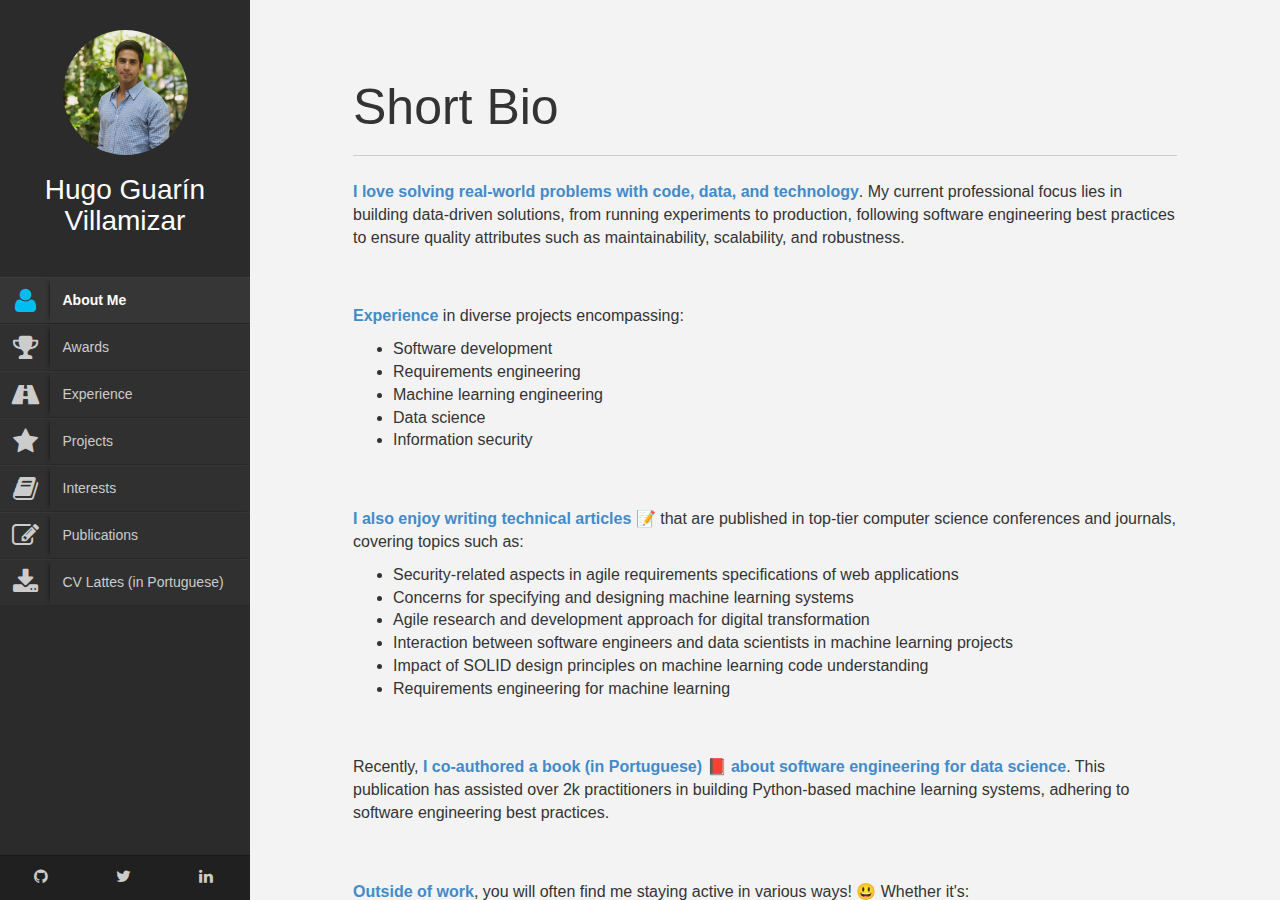
<file: index.html>
<!DOCTYPE html>
<html lang="en">
<head>
<!-- Global site tag (gtag.js) - Google Analytics -->
<script async
	src="https://www.googletagmanager.com/gtag/js?id=UA-103030276-2"></script>
<script>
	window.dataLayer = window.dataLayer || [];
	function gtag() {
		dataLayer.push(arguments);
	}
	gtag('js', new Date());

	gtag('config', 'UA-103030276-2');
</script>


<title>Hugo Guarín Villamizar - Ph.D. Software and ML engineer</title>
<meta http-equiv="Content-Type" content="text/html; charset=UTF-8">
<meta name="author" content="Hugo Guarín Villamizar">
<meta name="viewport"
	content="width=device-width, initial-scale=1, maximum-scale=1">

<meta name="description" content="Hugo Guarín Villamizar Academic Page" />
<meta name="keywords"
	content="faculty profile, hugo villamizar, puc-rio, puc, pontifical catholic university, pontifical catholic university of rio de janeiro, software engineering, empirical software engineering, applied software engineering" />

<link rel="shortcut icon" href="../favicon.ico">

<!--CSS styles-->
<link rel="stylesheet" href="css/bootstrap.css">
<link rel="stylesheet" href="css/font-awesome.min.css">
<link rel="stylesheet" href="css/perfect-scrollbar-0.4.5.min.css">
<link rel="stylesheet" href="css/magnific-popup.css">
<link rel="stylesheet" href="css/style.css">
<link id="theme-style" rel="stylesheet" href="css/styles/blue.css">


<!--/CSS styles-->
<!--Javascript files-->
<script type="text/javascript" src="js/jquery-1.10.2.js"></script>
<script type="text/javascript" src="js/TweenMax.min.js"></script>
<script type="text/javascript" src="js/jquery.touchSwipe.min.js"></script>
<script type="text/javascript"
	src="js/jquery.carouFredSel-6.2.1-packed.js"></script>

<script type="text/javascript" src="js/modernizr.custom.63321.js"></script>
<script type="text/javascript" src="js/jquery.dropdownit.js"></script>

<script type="text/javascript" src="js/jquery.stellar.min.js"></script>
<script type="text/javascript" src="js/ScrollToPlugin.min.js"></script>

<script type="text/javascript" src="js/bootstrap.min.js"></script>

<script type="text/javascript" src="js/jquery.mixitup.min.js"></script>

<script type="text/javascript" src="js/masonry.min.js"></script>

<script type="text/javascript"
	src="js/perfect-scrollbar-0.4.5.with-mousewheel.min.js"></script>

<script type="text/javascript" src="js/magnific-popup.js"></script>
<script type="text/javascript" src="js/custom.js"></script>

<!--/Javascript files-->

</head>
<body>

	<div id="wrapper">
		<a href="#sidebar" class="mobilemenu"><i class="icon-reorder"></i></a>
		<div id="sidebar">
			<div id="main-nav">
				<div id="nav-container">
					<div id="profile" class="clearfix">
						
						<div class="portrate hidden-xs"></div>
						<div class="title">
							<h2>Hugo Guarín Villamizar</h2>
							<h3></h3>
						</div>
					</div>
					<ul id="navigation">
						<li class="currentmenu"><a href="index.html">
								<div class="icon icon-user"></div>
								<div class="text">About Me</div>
						</a></li>

						<li><a href="research.html">
								<div class="icon icon-trophy"></div>
								<div class="text">Awards</div>
						</a></li>

						<li><a href="industry.html">
								<div class="icon icon-road"></div>
								<div class="text">Experience</div>
						</a></li>

						<li><a href="projects.html">
								<div class="icon icon-star"></div>
								<div class="text">Projects</div>
						</a></li>
						
						<li><a href="interest.html">
								<div class="icon icon-book"></div>
								<div class="text">Interests</div>
						</a></li>

						<li><a href="publication.html">
								<div class="icon icon-edit"></div>
								<div class="text">Publications</div>
						</a></li>

						<li><a href="http://lattes.cnpq.br/8070469401750344"
							target="_new">
								<div class="icon icon-download-alt"></div>
								<div class="text">CV Lattes (in Portuguese)</div>
						</a></li>
					</ul>
				</div>
			</div>

			<div class="social-icons">
				<ul>
					<li><a href="https://github.com/hrguarinv"
						target="_new"><i class="icon-github"></i></a></li>
					<li><a href="https://twitter.com/ricardoguarinv" target="_new"><i
							class="icon-twitter"></i></a></li>
					<li><a href="https://www.linkedin.com/in/hrguarinv/"
						target="_new"><i class="icon-linkedin"></i></a></li>
					
				</ul>
			</div>
		</div>

		<div id="main">

			<div id="biography" class="page home" data-pos="home">
				<div class="pageheader">
					<div class="headercontent">
						<div class="section-container">

							<div class="row">

								<div class="clearfix visible-sm visible-xs"></div>
								<div class="col-md-12">
									<h3 class="title">Short Bio</h3>
									
									<p>
										<a href="projects.html"><b>I love solving real-world problems with code, data, and technology</b></a>. My current professional
										focus lies in building data-driven solutions, from running experiments to production, following software engineering best practices 
										to ensure quality attributes such as maintainability, scalability, and robustness. 
									</p>

									<br>
									<br>
									
									<p>
										<a href="industry.html"><b>Experience</b></a> in diverse projects encompassing: 
										
										<ul>
										  <li>Software development</li>
										  <li>Requirements engineering</li>
										  <li>Machine learning engineering</li>
										  <li>Data science</li>
										  <li>Information security</li>
										</ul>
									</p>

									<br>
									<br>

									<p>
										<a href="publication.html"><b>I also enjoy writing technical articles</b></a> 📝 that are published in top-tier computer science conferences and journals, 
										covering topics such as:

										<ul>
										  <li>Security-related aspects in agile requirements specifications of web applications</li>
										  <li>Concerns for specifying and designing machine learning systems</li>
										  <li>Agile research and development approach for digital transformation</li>
										  <li>Interaction between software engineers and data scientists in machine learning projects</li>
										  <li>Impact of SOLID design principles on machine learning code understanding</li>
										  <li>Requirements engineering for machine learning</li>
										</ul>
									</p>

									<br>
									<br>

									<p>
										Recently, <a href="publication.html"><b>I co-authored a book (in Portuguese) 📕 about software engineering for data science</b></a>. This publication has 
										assisted over 2k practitioners in building Python-based machine learning systems, adhering to software engineering best practices.
									</p>

									<br>
									<br>

									<p>
										<a href="https://www.instagram.com/ricardoguarinv/" target="_new"><b>Outside of work</b></a>, you will often find me staying active in various ways! 😃 Whether it's:

										<ul>
										  <li>Hitting the pavement for a run (recently smashed a half marathon in 1:46! 🥇🏃‍♂)</li>
										  <li>Trekking up mountains around the world 🏔️ </li>
										  <li>Kicking a ball around on the football pitch (I fancy myself in a midfielder position) ⚽️ </li>
										  <li>Indulging in some enlightening documentaries 📽️🌄 </li>
										</ul>
									</p>

									<br>
									<br>

									<p>
										Feel free to contact me if you believe I can contribute to the objectives of your organization or if you are a researcher seeking collaboration.
									</p>

									<br>
									<br>

									<a href="https://www.fortiss.org/en/about-fortiss" target="_new"><b>fortiss GmbH - Research Institute of the Free State of Bavaria for software-intensive Systems</b></a><br> 
									Guerickestr. 25 - 80805 - Munich, Germany<br> 
									<strong><i class="icon-envelope"></i>&nbsp;&nbsp;</strong>guarinvillamizar@fortiss.org<br>
									<strong><i class="icon-envelope"></i>&nbsp;&nbsp;</strong>ricardo910821@gmail.com<br>

								</div>

							</div>
						</div>
					</div>
				</div>

				<div class="pagecontents">
					<div class="section color-1">
						<div class="section-container">
							<div class="row">
								<div class="col-md-5 col-md-offset-1">
									<div class="title text-center">
										<h3>Current Position</h3>
									</div>
									<ul class="ul-dates">
										<li>
											<div class="dates">
												<span>Present</span> <span>2024</span>
											</div>
											<div class="content">
												<h4>Research Scientist</h4>
												<p>fortiss GmbH, Munich</p>
												<p>
													Advisor: <a href="https://www.mendezfe.org"
											target="_new"><i>Prof. Dr. Daniel Mendez</i></a>
												</p>
											</div>
										</li>
									</ul>
								</div>
								<div class="col-md-5">
									<div class="title text-center">
										<h3>Academic Degrees</h3>
									</div>
									<ul class="ul-card">

										<li>
											<div class="dy">
												<span class="degree">Ph.D</span> <span class="year">2023</span>
											</div>
											<div class="description">
												<p class="what">Ph.D. in Computer Science</p>
												<p class="where">PUC-Rio, Brazil</p>
												<p class="where">Grade Point Average (GPA): 9.7/10</p>
												<p class="where">
													Advisor: <a href="https://www-di.inf.puc-rio.br/~kalinowski//"
											target="_new"><i>Prof. Dr. Marcos Kalinowski</i></a>
												</p>
												<p class="where">
													Doctoral Thesis: <a href="https://www.maxwell.vrac.puc-rio.br/65972/65972.PDF"
											target="_new"><i>PerSpecML</i></a>
												</p>
											</div>
										</li>

										<li>
											<div class="dy">
												<span class="degree">M.Sc</span><span class="year">2019</span>
											</div>
											<div class="description">
												<p class="what">M.Sc in Computer Science</p>
												<p class="where">PUC-Rio, Brazil</p>
												<p class="where">Grade Point Average (GPA): 9/10</p>
												<p class="where">
													Advisor: <a href="https://www-di.inf.puc-rio.br/~kalinowski//"
											target="_new"><i>Prof. Dr. Marcos Kalinowski</i></a>
												</p>
												<p class="where">
													Master’s Thesis: <a href="https://www.maxwell.vrac.puc-rio.br/colecao.php?strSecao=resultado&nrSeq=51433&idi=2"
											target="_new"><i>Link to the main publication</i></a>
												</p>
											</div>
										</li>
										<li>
											<div class="dy">
												<span class="degree">B.Sc</span><span class="year">2014</span>
											</div>
											<div class="description">
												<p class="what">B.Sc in Information Systems</p>
												<p class="where">National Univeristy of Colombia</p>
												<p class="where">Grade Point Average (GPA): 4/5</p>
												<p class="where">
													Advisor: Prof. Dr. Ana Lorena Uribe Hurtado.
												</p>
											</div>
										</li>



									</ul>
								</div>

								<div class="col-md-10 col-md-offset-1">
									
									
									
								</div>
							</div>
						</div>
					</div>
				</div>
			</div>




		</div>
	</div>
</body>
</html>
</file>
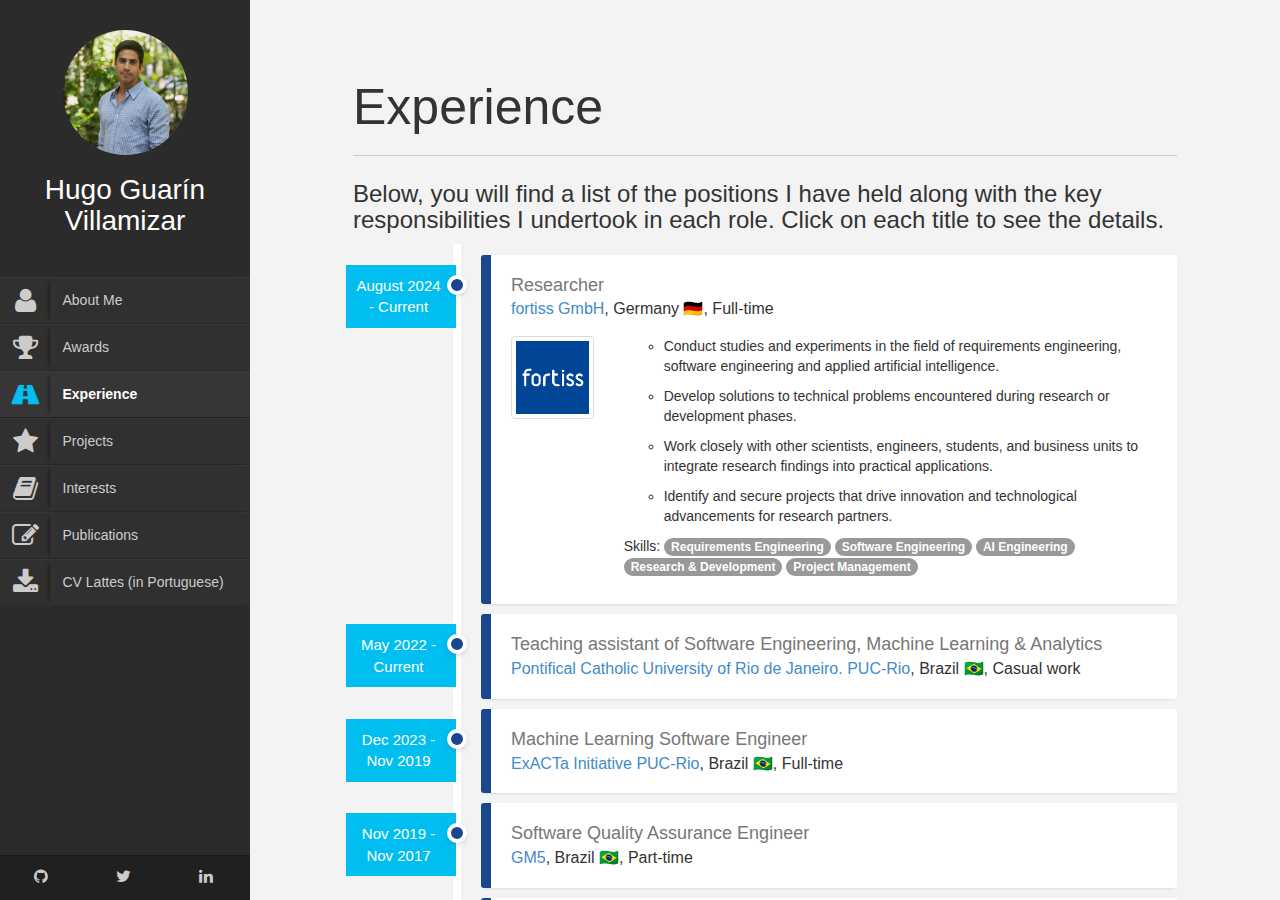
<file: industry.html>
<!DOCTYPE html>
<html lang="en">
<head>
<title>Hugo Guarín Villamizar - Pontifical Catholic University of Rio de
	Janeiro</title>
<meta http-equiv="Content-Type" content="text/html; charset=UTF-8">
<meta name="author" content="Hugo Guarín Villamizar">
<meta name="viewport"
	content="width=device-width, initial-scale=1, maximum-scale=1">

<meta name="description" content="Hugo Guarín Villamizar Faculty Page" />
<meta name="keywords"
	content="faculty profile, hugo villamizar, puc-rio, puc, pontifical catholic university, pontifical catholic university of rio de janeiro, software engineering, empirical software engineering, applied software engineering" />

<link rel="shortcut icon" href="../favicon.ico">

<!--CSS styles-->
<link rel="stylesheet" href="css/bootstrap.css">
<link rel="stylesheet" href="css/font-awesome.min.css">
<link rel="stylesheet" href="css/perfect-scrollbar-0.4.5.min.css">
<link rel="stylesheet" href="css/magnific-popup.css">
<link rel="stylesheet" href="css/style.css">
<link id="theme-style" rel="stylesheet" href="css/styles/blue.css">


<!--/CSS styles-->
<!--Javascript files-->
<script type="text/javascript" src="js/jquery-1.10.2.js"></script>
<script type="text/javascript" src="js/TweenMax.min.js"></script>
<script type="text/javascript" src="js/jquery.touchSwipe.min.js"></script>
<script type="text/javascript"
	src="js/jquery.carouFredSel-6.2.1-packed.js"></script>

<script type="text/javascript" src="js/modernizr.custom.63321.js"></script>
<script type="text/javascript" src="js/jquery.dropdownit.js"></script>

<script type="text/javascript" src="js/jquery.stellar.min.js"></script>
<script type="text/javascript" src="js/ScrollToPlugin.min.js"></script>

<script type="text/javascript" src="js/bootstrap.min.js"></script>

<script type="text/javascript" src="js/jquery.mixitup.min.js"></script>

<script type="text/javascript" src="js/masonry.min.js"></script>

<script type="text/javascript"
	src="js/perfect-scrollbar-0.4.5.with-mousewheel.min.js"></script>

<script type="text/javascript" src="js/magnific-popup.js"></script>
<script type="text/javascript" src="js/custom.js"></script>

<!--/Javascript files-->

</head>
	<body>

	<div id="wrapper">
		<a href="#sidebar" class="mobilemenu"><i class="icon-reorder"></i></a>

		<div id="sidebar">
			<div id="main-nav">
				<div id="nav-container">
					<div id="profile" class="clearfix">
		
						<div class="portrate hidden-xs"></div>
						<div class="title">
							<h2>Hugo Guarín Villamizar</h2>
							<h3></h3>
						</div>
					</div>
					<ul id="navigation">
						<li><a href="index.html">
								<div class="icon icon-user"></div>
								<div class="text">About Me</div>
						</a></li>

						<li><a href="research.html">
								<div class="icon icon-trophy"></div>
								<div class="text">Awards</div>
						</a></li>

						<li class="currentmenu"><a href="industry.html">
								<div class="icon icon-road"></div>
								<div class="text"> Experience</div>
						</a></li>

						<li><a href="projects.html">
								<div class="icon icon-star"></div>
								<div class="text">Projects</div>
						</a></li>
						
						<li><a href="interest.html">
								<div class="icon icon-book"></div>
								<div class="text">Interests</div>
						</a></li>

						<li><a href="publication.html">
								<div class="icon icon-edit"></div>
								<div class="text">Publications</div>
						</a></li>
            
						<li><a href="http://lattes.cnpq.br/8070469401750344"
							target="_new">
								<div class="icon icon-download-alt"></div>
								<div class="text">CV Lattes (in Portuguese)</div>
						</a></li>

					</ul>
				</div>
			</div>

			<div class="social-icons">
				<ul>
					<li><a href="https://github.com/hrguarinv"
						target="_new"><i class="icon-github"></i></a></li>
					<li><a href="https://twitter.com/ricardoguarinv" target="_new"><i
							class="icon-twitter"></i></a></li>
					<li><a href="https://www.linkedin.com/in/hrguarinv/"
						target="_new"><i class="icon-linkedin"></i></a></li>
					
				</ul>
			</div>
		</div>

		<div id="main">

			<div id="research" class="page">
				<div class="pageheader">

					<div class="headercontent">

						<div class="section-container">
							
							<div class="row">
								
								<div class="clearfix visible-sm visible-xs"></div>
									<div class="col-md-12">
										<h3 class="title">Experience</h3>
										<h3>Below, you will find a list of the positions I have held along with the key responsibilities I undertook in each role. Click on each title to see the details.</h3>
									
									</div>
								</div>
							
									<ul class="timeline">

										<li class="open">
											<div class="date">August 2024 - Current</div>
											<div class="circle"></div>
											<div class="data">
												<div class="subject">Researcher</div>
												<div class="col-lf-12"><a href="https://www.fortiss.org/en/about-fortiss" target="_new">fortiss GmbH</a>, Germany 🇩🇪, Full-time</div>
												
												<div class="text row">
													<div class="col-md-2">
														<img alt="image" class="thumbnail img-responsive"
															src="img/personal/fortiss.png">
													</div>

													<div class="col-md-10">

														<ul>
														  <li>Conduct studies and experiments in the field of requirements engineering, software engineering and applied artificial intelligence.</li><p></p>

														  <li>Develop solutions to technical problems encountered during research or development phases.</li><p></p>

														  <li>Work closely with other scientists, engineers, students, and business units to integrate research findings into practical applications.</li><p></p>
																														
														  <li>Identify and secure projects that drive innovation and technological advancements for research partners.</li>
														</ul><p></p>
														
														<p>Skills:
															<span class="badge badge-info">Requirements Engineering</span>
															<span class="badge badge-info">Software Engineering</span>
															<span class="badge badge-info">AI Engineering</span>
															<span class="badge badge-info">Research & Development</span>
															<span class="badge badge-info">Project Management</span>
														</p>
													</div>
											</div>

										</li>

										<li class="open">
											<div class="date">May 2022 - Current</div>
											<div class="circle"></div>
											<div class="data">
												<div class="subject">Teaching assistant of Software Engineering, Machine Learning & Analytics</div>
												<div class="col-lf-12"><a href="http://www.exacta.inf.puc-rio.br" target="_new">Pontifical Catholic University of Rio de Janeiro. PUC-Rio</a>, Brazil 🇧🇷, Casual work</div>
												
												<div class="text row">
													<div class="col-md-2">
														<img alt="image" class="thumbnail img-responsive"
															src="img/personal/puc.png">
													</div>

													<div class="col-md-10">

														<ul>
														  <li>Answer student questions, provide clarifications, and assist students with demonstrations.</li><p></p>

														  <li>Assist students in their course-related projects.</li><p></p>

														  <li>Encourage students to develop both technical and soft skills necessary for success in the industry.</li><p></p>
															
														  <li>Grade projects related to software engineering, machine learning, and analytics.</li><p></p>
															
														  <li>Offer constructive feedback to students on their submissions to help them improve their understanding and skills.</li>
														</ul><p></p>
														
														<p>Skills:
															<span class="badge badge-info">Exploratory Data Analysis</span>
															<span class="badge badge-info">Analytical Skils</span>
															<span class="badge badge-info">Data Science</span>
															<span class="badge badge-info">Communication</span>
															<span class="badge badge-info">Predictive Analytics</span>
															<span class="badge badge-info">Teaching</span>
															<span class="badge badge-info">Problem Solving</span>
														</p>
													</div>
											</div>

										</li>

										<li class="open">
											<div class="date">Dec 2023 - Nov 2019</div>
											<div class="circle"></div>
											<div class="data">
												<div class="subject">Machine Learning Software Engineer</div>
												<div class="col-lf-12"><a href="http://www.exacta.inf.puc-rio.br" target="_new">ExACTa Initiative PUC-Rio</a>, Brazil 🇧🇷, Full-time</div>
												
												<div class="text row">
													<div class="col-md-2">
														<img alt="image" class="thumbnail img-responsive"
															src="img/personal/exacta.png">
													</div>

													<div class="col-md-10">

														<ul>
														  <li>Designed, built, deployed and monitored computer vision and ML applications. These released applications, for example, save 
														      energy equivalent to that consumed by a city of 20 thousand inhabitants and save thousand of dollars per year.</li><p></p>
															
														  <li>Established the end-to-end development process for these applications, including project setup, creation of Jupyter notebooks, 
														      data streaming pipelines, tests and version control procedures.</li><p></p>
															
														  <li>Researched the state-of-the-art in ML and related fields to explore novel ideas and drive innovations. This effort resulted in 
														      the refactoring of 3 out of 6 applications.</li>
														</ul><p></p>
														
														<p>Skills:
															<span class="badge badge-info">Python</span>
															<span class="badge badge-info">Microsoft Azure</span>
															<span class="badge badge-info">Machine Learning</span>
															<span class="badge badge-info">Jupyter Notebook</span>
															<span class="badge badge-info">Lean Inception</span>
															<span class="badge badge-info">Scrum</span>
															<span class="badge badge-info">Git</span>
															<span class="badge badge-info">Google Cloud Platform</span>
															<span class="badge badge-info">A/B Testing</span>
															<span class="badge badge-info">Exploratory Data Analysis</span>
															<span class="badge badge-info">Teamwork</span>
														</p>
													</div>
											</div>

										</li>
										<li class="open">
											<div class="date">Nov 2019 - Nov 2017</div>
											<div class="circle"></div>
											<div class="data">
												<div class="subject">Software Quality Assurance Engineer</div>
												<div class="col-lf-12"><a href="https://gm5.com.br" target="_new">GM5</a>, Brazil 🇧🇷, Part-time</div>

												<div class="text row">
													<div class="col-md-2">
														<img alt="image" class="thumbnail img-responsive"
															src="img/personal/gm5.png">
													</div>

													<div class="col-md-10">
														<ul>
														  <li>Implemented Jira features, an issue tracking product that allows bug tracking and agile project management.</li><p></p>
															
														  <li>Collaborated with stakeholders and inspected requirements in order to improve the quality of system. specifications, resulting
														      in a 30% reduction in delivery deviations for customers.</li><p></p>
															
														  <li>Created detailed test cases and test scripts based on the software requirements.</li>
														</ul><p></p>
														
														<p>Skills:
															<span class="badge badge-info">Jira Software</span>
															<span class="badge badge-info">Quality Assurance</span>
															<span class="badge badge-info">Requirements Engineering</span>
															<span class="badge badge-info">Code Review</span>
															<span class="badge badge-info">Defect Inspection</span>
															<span class="badge badge-info">Scrum</span>
															<span class="badge badge-info">Test Cases</span>
														</p>
													</div>
												</div>
											</div>

										</li>

										<li class="open">
											<div class="date">Jan 2017 - Jan 2016</div>
											<div class="circle"></div>
											<div class="data">
												<div class="subject">Database Administrator</div>
												<div class="col-lf-12"><a href="https://www.bancocajasocial.com/portalserver/bcs-public/inicio" target="_new">Banco Caja Social</a>, Colombia 🇨🇴, Full-time</div>
												
												<div class="text row">
													<div class="col-md-2">
														<img alt="image" class="thumbnail img-responsive"
															src="img/personal/cajasocial.png">
													</div>

													<div class="col-md-10">

														<ul>
														  <li>Developed and maintained data models to represent the structure and relationships within the database.</li><p></p>
															
														  <li>Monitored and optimized database performance by analyzing query execution plans.</li><p></p>
															
														  <li>Planned for database growth, ensuring that the system has sufficient resources to handle increased data volumes.</li>
														</ul><p></p>
														
														<p>Skills:
															<span class="badge badge-info">Oracle Database</span>
															<span class="badge badge-info">SQL</span>
															<span class="badge badge-info">Financial Services</span>
															<span class="badge badge-info">UML</span>
															</p>
													
													
													</div>
												</div>
											</div>

										</li>
										
										<li class="open">
											<div class="date">Jan 2016 - Aug 2015</div>
											<div class="circle"></div>
											<div class="data">
												<div class="subject">Information Security Analyst</div>
												<div class="col-lf-12"><a href="https://www.bancodeoccidente.com.co/wps/portal/banco-de-occidente/bancodeoccidente/#/" target="_new">Banco de Occidente</a>, Colombia 🇨🇴, Full-time</div>
												
												<div class="text row">
													<div class="col-md-2">
														<img alt="image" class="thumbnail img-responsive"
															src="img/personal/occidente.png">
													</div>

													<div class="col-md-10">

														<ul>
														  <li>Identified and assessed potential security risks and vulnerabilities in the organization's systems.</li><p></p>
															
														  <li>Developed, updated, and enforced security policies and procedures to ensure compliance with the Colombian bank 
														      industry standards and regulations.</li><p></p>
															
														  <li>Conducted regular security audits to evaluate the effectiveness of existing security measures and identified areas for improvement.</li>
														</ul><p></p>
														
														<p>Skills:
															<span class="badge badge-info">Information Security</span>
															<span class="badge badge-info">OWASP</span>
															<span class="badge badge-info">ISO 27001</span>
															<span class="badge badge-info">COBIT</span>
														</p>
													
													</div>
												</div>
											</div>

										</li>
									</ul>
							
						</div>
					</div>
				</div>

				
			</div>
		</div>
	</body>

</html>
</file>
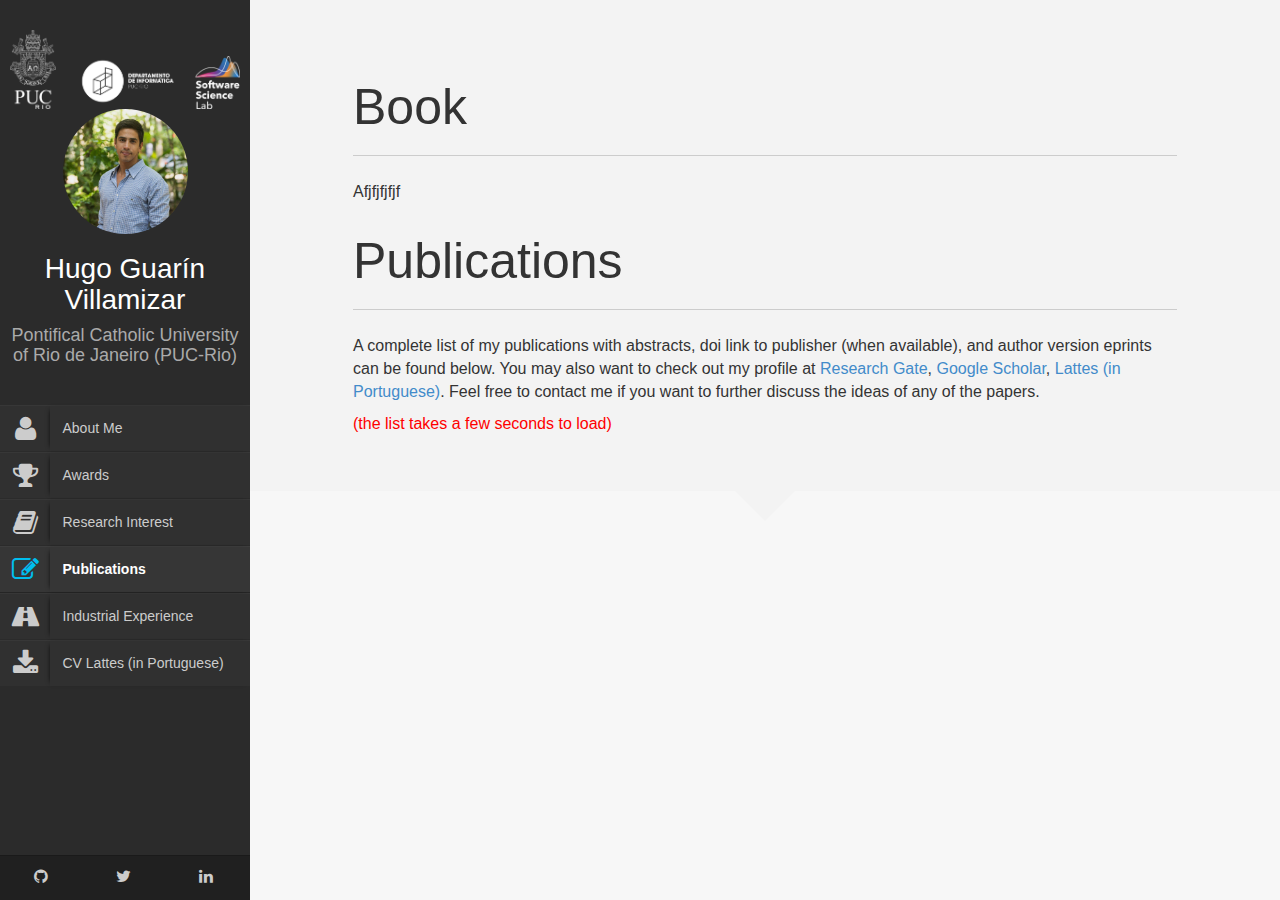
<file: publication.html>
<!DOCTYPE html>
<html lang="en">
    <head>
      <title>Hugo Guarín Villamizar - Pontifical Catholic University of Rio de Janeiro</title>
      <meta http-equiv="Content-Type" content="text/html; charset=UTF-8">
      <meta name="author" content="Hugo Guarín Villamizar">
      <meta name="viewport" content="width=device-width, initial-scale=1, maximum-scale=1">

      <meta name="description" content="Hugo Guarín Villamizar Academic Page" />
      <meta name="keywords" content="faculty profile, hugo villamizar, puc-rio, puc, pontifical catholic university, pontifical catholic university of rio de janeiro, software engineering, empirical software engineering, applied software engineering" />

      <link rel="shortcut icon" href="../favicon.ico">

        <!--CSS styles-->
        <link rel="stylesheet" href="css/bootstrap.css">
        <link rel="stylesheet" href="css/font-awesome.min.css">  
        <link rel="stylesheet" href="css/perfect-scrollbar-0.4.5.min.css">
        <link rel="stylesheet" href="css/magnific-popup.css">
        <link rel="stylesheet" href="css/style.css">
		<link id="theme-style" rel="stylesheet" href="css/styles/blue.css">
        
        <!--/CSS styles-->
        <!--Javascript files-->
        <script type="text/javascript" src="js/jquery-1.10.2.js"></script>
        <script type="text/javascript" src="js/TweenMax.min.js"></script>
        <script type="text/javascript" src="js/jquery.touchSwipe.min.js"></script>
        <script type="text/javascript" src="js/jquery.carouFredSel-6.2.1-packed.js"></script>
        
        <script type="text/javascript" src="js/modernizr.custom.63321.js"></script>
        <script type="text/javascript" src="js/jquery.dropdownit.js"></script>

        <script type="text/javascript" src="js/jquery.stellar.min.js"></script>
        <script type="text/javascript" src="js/ScrollToPlugin.min.js"></script>

        <script type="text/javascript" src="js/bootstrap.min.js"></script>

        <script type="text/javascript" src="js/jquery.mixitup.min.js"></script>

        <script type="text/javascript" src="js/masonry.min.js"></script>

        <script type="text/javascript" src="js/perfect-scrollbar-0.4.5.with-mousewheel.min.js"></script>

        <script type="text/javascript" src="js/magnific-popup.js"></script>
        <script type="text/javascript" src="js/custom.js"></script>

        <!--/Javascript files-->

    </head>
    <body>

	<div id="wrapper">
		<a href="#sidebar" class="mobilemenu"><i class="icon-reorder"></i></a>

		<div id="sidebar">
			<div id="main-nav">
				<div id="nav-container">
					<div id="profile" class="clearfix">
						<a href="https://www.inf.puc-rio.br/" target="_new"><img
							alt="image" width="230" src="img/ssl3.png"></a>
						<div class="portrate hidden-xs"></div>
						<div class="title">
							<h2>Hugo Guarín Villamizar</h2>
							<h3>Pontifical Catholic University of Rio de Janeiro
								(PUC-Rio)</h3>
						</div>
					</div>
					<ul id="navigation">
						<li><a href="index.html">
								<div class="icon icon-user"></div>
								<div class="text">About Me</div>
						</a></li>

						<li><a href="research.html">
								<div class="icon icon-trophy"></div>
								<div class="text">Awards</div>
						</a></li>
						
						<li><a href="interest.html">
								<div class="icon icon-book"></div>
								<div class="text">Research Interest</div>
						</a></li>

						<li class="currentmenu"><a href="publication.html">
								<div class="icon icon-edit"></div>
								<div class="text">Publications</div>
						</a></li>
						
						<li><a href="industry.html">
								<div class="icon icon-road"></div>
								<div class="text">Industrial Experience</div>
						</a></li>


						<li><a href="http://lattes.cnpq.br/8070469401750344"
							target="_new">
								<div class="icon icon-download-alt"></div>
								<div class="text">CV Lattes (in Portuguese)</div>
						</a></li>
					</ul>
				</div>
			</div>


                <div class="social-icons">
                    <ul>
			<li><a href="https://github.com/hrguarinv" target="_new"><i class="icon-github"></i></a></li>		    
                        <li><a href="https://twitter.com/ricardoguarinv" target="_new"><i class="icon-twitter"></i></a></li>
                        <li><a href="https://www.linkedin.com/in/hrguarinv/" target="_new"><i class="icon-linkedin"></i></a></li>
                    </ul>
                </div>
            </div>


<div id="main">
            
                <div id="publications" class="page">
                    <div class="page-container">
                        <div class="pageheader">
                            <div class="headercontent">
                                <div class="section-container">
					<h2 class="title">Book</h2>
						<div class="row">
							<div class="col-md-12">
								<p>Afjfjfjfjf</p>
							</div>
						 </div>
						
				
				
                                    	<h2 class="title">Publications</h2>
                                    		<div class="row">
                                        		<div class="col-md-12">
								<p>A complete list of my publications with abstracts, doi link to publisher (when available), 
								 and author version eprints can be found below. You may also want to check out my profile 
								 at <a href="https://www.researchgate.net/profile/Hugo-Guarin-2" target="_new">Research Gate</a>, 
								 <a href="https://scholar.google.com.br/citations?user=XgI_UaEAAAAJ&hl=es&oi=ao" target="_new">Google Scholar</a>, 
								 <a href="http://lattes.cnpq.br/8070469401750344" target="_new">Lattes (in Portuguese)</a>. 
								 Feel free to contact me if you want to further discuss the ideas of any of the papers.</p>
                                            			<p><font color=red>(the list takes a few seconds to load)</font></p>   
					    	</div>
                                               
						<script src="https://bibbase.org/show?bib=https://dblp.org/pid/222/1985.bib&jsonp=1"></script>
                                </div>
                                    
                        </div>
                </div>
                                              </div>

                        
                    </div>
                </div>

                
            </div>
        </div>
    </body>
</html>
</file>
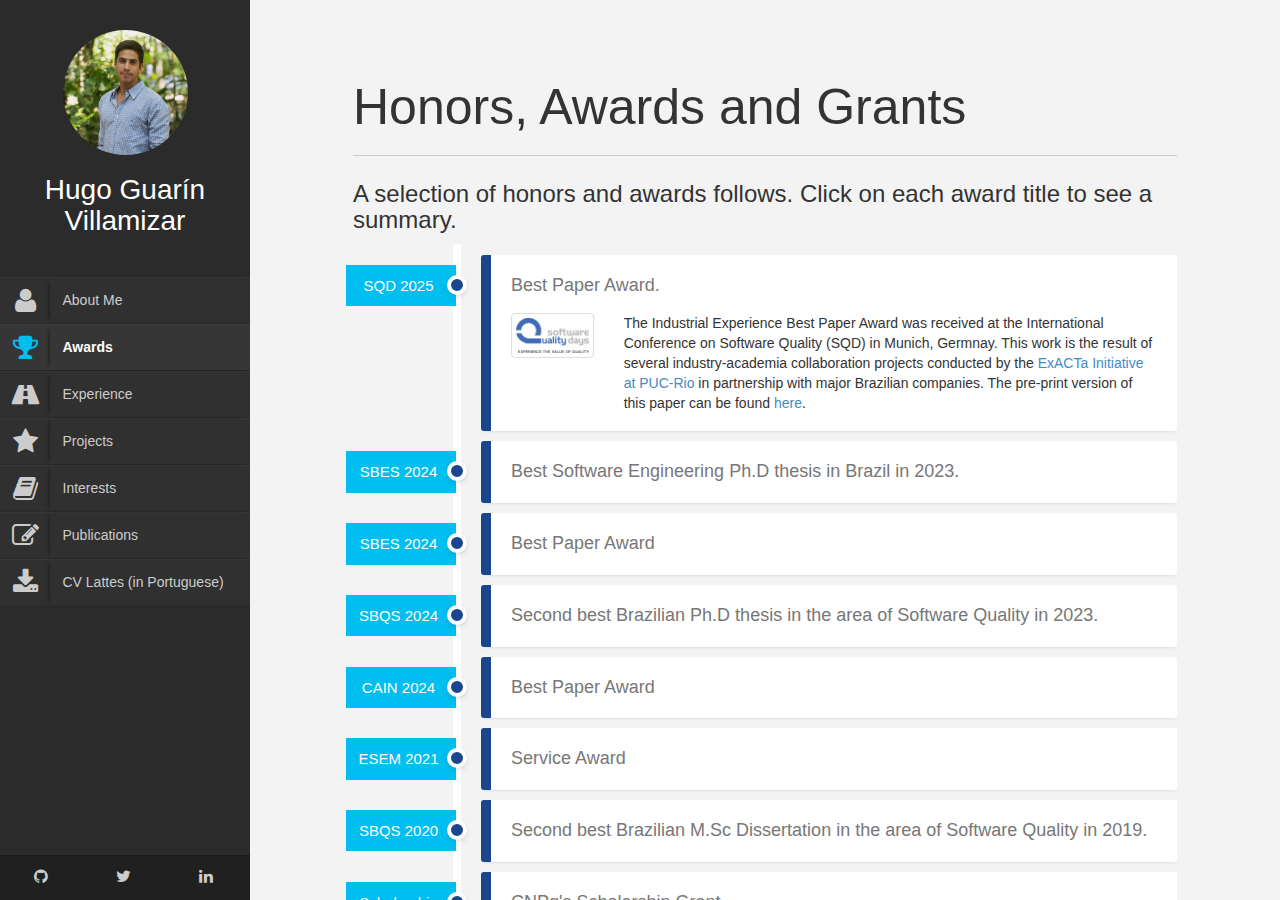
<file: research.html>
<!DOCTYPE html>
<html lang="en">
<head>
<title>Hugo Guarín Villamizar - Pontifical Catholic University of Rio de
	Janeiro</title>
<meta http-equiv="Content-Type" content="text/html; charset=UTF-8">
<meta name="author" content="Hugo Guarín Villamizar">
<meta name="viewport"
	content="width=device-width, initial-scale=1, maximum-scale=1">

<meta name="description" content="Hugo Guarín Villamizar Faculty Page" />
<meta name="keywords"
	content="faculty profile, hugo villamizar, puc-rio, puc, pontifical catholic university, pontifical catholic university of rio de janeiro, software engineering, empirical software engineering, applied software engineering" />

<link rel="shortcut icon" href="../favicon.ico">

<!--CSS styles-->
<link rel="stylesheet" href="css/bootstrap.css">
<link rel="stylesheet" href="css/font-awesome.min.css">
<link rel="stylesheet" href="css/perfect-scrollbar-0.4.5.min.css">
<link rel="stylesheet" href="css/magnific-popup.css">
<link rel="stylesheet" href="css/style.css">
<link id="theme-style" rel="stylesheet" href="css/styles/blue.css">


<!--/CSS styles-->
<!--Javascript files-->
<script type="text/javascript" src="js/jquery-1.10.2.js"></script>
<script type="text/javascript" src="js/TweenMax.min.js"></script>
<script type="text/javascript" src="js/jquery.touchSwipe.min.js"></script>
<script type="text/javascript"
	src="js/jquery.carouFredSel-6.2.1-packed.js"></script>

<script type="text/javascript" src="js/modernizr.custom.63321.js"></script>
<script type="text/javascript" src="js/jquery.dropdownit.js"></script>

<script type="text/javascript" src="js/jquery.stellar.min.js"></script>
<script type="text/javascript" src="js/ScrollToPlugin.min.js"></script>

<script type="text/javascript" src="js/bootstrap.min.js"></script>

<script type="text/javascript" src="js/jquery.mixitup.min.js"></script>

<script type="text/javascript" src="js/masonry.min.js"></script>

<script type="text/javascript"
	src="js/perfect-scrollbar-0.4.5.with-mousewheel.min.js"></script>

<script type="text/javascript" src="js/magnific-popup.js"></script>
<script type="text/javascript" src="js/custom.js"></script>

<!--/Javascript files-->

</head>
	<body>

	<div id="wrapper">
		<a href="#sidebar" class="mobilemenu"><i class="icon-reorder"></i></a>

		<div id="sidebar">
			<div id="main-nav">
				<div id="nav-container">
					<div id="profile" class="clearfix">
						
						<div class="portrate hidden-xs"></div>
						<div class="title">
							<h2>Hugo Guarín Villamizar</h2>
							<h3></h3>
						</div>
					</div>
					<ul id="navigation">
						<li><a href="index.html">
								<div class="icon icon-user"></div>
								<div class="text">About Me</div>
						</a></li>

						<li class="currentmenu"><a href="research.html">
								<div class="icon icon-trophy"></div>
								<div class="text">Awards</div>
						</a></li>

						<li><a href="industry.html">
								<div class="icon icon-road"></div>
								<div class="text">Experience</div>
						</a></li>

						<li><a href="projects.html">
								<div class="icon icon-star"></div>
								<div class="text">Projects</div>
						</a></li>
						
						<li><a href="interest.html">
								<div class="icon icon-book"></div>
								<div class="text">Interests</div>
						</a></li>

						<li><a href="publication.html">
								<div class="icon icon-edit"></div>
								<div class="text">Publications</div>
						</a></li>
					
						<li><a href="http://lattes.cnpq.br/8070469401750344"
							target="_new">
								<div class="icon icon-download-alt"></div>
								<div class="text">CV Lattes (in Portuguese)</div>
						</a></li>
					</ul>
				</div>
			</div>

			<div class="social-icons">
				<ul>
					<li><a href="https://github.com/hrguarinv"
						target="_new"><i class="icon-github"></i></a></li>
					<li><a href="https://twitter.com/ricardoguarinv" target="_new"><i
							class="icon-twitter"></i></a></li>
					<li><a href="https://www.linkedin.com/in/hrguarinv/"
						target="_new"><i class="icon-linkedin"></i></a></li>
					
				</ul>
			</div>
		</div>

		<div id="main">

			<div id="research" class="page">
				<div class="pageheader">

					<div class="headercontent">

						<div class="section-container">
							
							<div class="row">
								
								<div class="clearfix visible-sm visible-xs"></div>
									<div class="col-md-12">
										<h3 class="title">Honors, Awards and Grants</h3>
										<h3>A selection of honors and awards follows. Click on each award title to see a summary.</h3>
									
									</div>
								</div>
							
									<ul class="timeline">

										<li class="open">
											<div class="date">SQD 2025</div>
											<div class="circle"></div>
											<div class="data">
												<div class="subject">Best Paper Award.</div>
												<div class="text row">
													<div class="col-md-2">
														<img alt="image" class="thumbnail img-responsive"
															src="img/personal/sqd.png">
													</div>
													<div class="col-md-10"> 
													The Industrial Experience Best Paper Award was received at the International Conference on Software Quality (SQD) in Munich, Germnay. 
													This work is the result of several industry-academia collaboration projects conducted by the <a href="https://www.exacta.inf.puc-rio.br" target="_blank">ExACTa Initiative at PUC-Rio</a> 
													in partnership with major Brazilian companies. The pre-print version of this paper can be 
													found <a href="https://www-di.inf.puc-rio.br/~kalinowski/publications/KalinowskiRRBVBL25.pdf" target="_new">here</a>. 
													</div>
												</div>
											</div>

										</li>
										
										<li class="open">
											<div class="date">SBES 2024</div>
											<div class="circle"></div>
											<div class="data">
												<div class="subject">Best Software Engineering Ph.D thesis in Brazil in 2023.</div>
												<div class="text row">
													<div class="col-md-2">
														<img alt="image" class="thumbnail img-responsive"
															src="img/personal/cbsoft_2024.png">
													</div>
													<div class="col-md-10">Best Software Engineering Ph.D thesis in Brazil in 2023. 
													The award was received at the Brazilian Symposium on Software Engineering (SBES 2024) in Curitiba, Brazil. This was made possible by 
													the guidance of my advisor, <a href="http://www-di.inf.puc-rio.br/~kalinowski/index.html" target="_new">Prof. Dr. Marcos Kalinowski</a>, 
													the support of my family and colleagues from the Exacta Software Lab. 
													</div>
												</div>
											</div>

										</li>

										<li class="open">
											<div class="date">SBES 2024</div>
											<div class="circle"></div>
											<div class="data">
												<div class="subject">Best Paper Award</div>
												<div class="text row">
													<div class="col-md-2">
														<img alt="image" class="thumbnail img-responsive"
															src="img/personal/cbsoft_2024.png">
													</div>
													<div class="col-md-10">Our paper "<u>Industrial Practices of Requirements Engineering for ML-Enabled Systems in Brazil</u>" 
														received a distinguished paper award at the Brazilian Symposium on Software Engineering (SBES 2024) in Curitiba, Brazil. 
														The pre-print version of this paper can be found <a href="https://arxiv.org/pdf/2407.18977" target="_new">here</a>.  
													</div>
												</div>
											</div>

										</li>

										<li class="open">
											<div class="date">SBQS 2024</div>
											<div class="circle"></div>
											<div class="data">
												<div class="subject">Second best Brazilian Ph.D thesis in the area of Software Quality in 2023.</div>
												<div class="text row">
													<div class="col-md-2">
														<img alt="image" class="thumbnail img-responsive"
															src="img/personal/sbqs2020.png">
													</div>

													<div class="col-md-10">The award was received at the Brazilian Symposium on Software Quality (SBQS 2024). 
														The SBQS is the leading Brazilian forum dedicated exclusively to Software Quality. This was made possible 
														specially by the guidance of my advisor, <a href="http://www-di.inf.puc-rio.br/~kalinowski/index.html"
											target="_new">Prof. Dr. Marcos Kalinowski</a>, the support of my family and colleagues from our lab.</div>
												</div>
											</div>

										</li>

										<li class="open">
											<div class="date">CAIN 2024</div>
											<div class="circle"></div>
											<div class="data">
												<div class="subject">Best Paper Award</div>
												<div class="text row">
													<div class="col-md-2">
														<img alt="image" class="thumbnail img-responsive"
															src="img/personal/cain_2024.png">
													</div>

													<div class="col-md-10">Our paper "<u>Investigating the Impact of Solid Design Principles on Machine Learning Code Understanding</u>" 
														won the Best Paper Award (ACM Distinguished Paper Award) at CAIN: International Conference on AI Engineering - Software Engineering for AI in Lisbon, Portugal. 
														The pre-print version of this paper can be found <a href="https://arxiv.org/pdf/2402.05337.pdf" target="_new">here</a>. 
													</div>
												</div>
											</div>

										</li>

										<li class="open">
											<div class="date">ESEM 2021</div>
											<div class="circle"></div>
											<div class="data">
												<div class="subject">Service Award</div>
												<div class="text row">
													<div class="col-md-2">
														<img alt="image" class="thumbnail img-responsive"
															src="img/personal/esem.png">
													</div>

													<div class="col-md-10">The award was received at the 15th ACM / IEEE International Symposium on Empirical Software
														Engineering and Measurement (ESEM) for the distinguished service as virtualization co-chair. ESEM is the premier 
														empirical software engineering and measurement conference. 
													</div>
												</div>
											</div>

										</li>
										<li class="open">
											<div class="date">SBQS 2020</div>
											<div class="circle"></div>
											<div class="data">
												<div class="subject">Second best Brazilian M.Sc Dissertation in the area of Software Quality in 2019.</div>
												<div class="text row">
													<div class="col-md-2">
														<img alt="image" class="thumbnail img-responsive"
															src="img/personal/sbqs2024.png">
													</div>

													<div class="col-md-10">The award was received at the Brazilian Symposium on Software Quality (SBQS 2020). 
														The SBQS is the leading Brazilian forum dedicated exclusively to Software Quality. This was made possible 
														specially by the guidance of my advisor, <a href="http://www-di.inf.puc-rio.br/~kalinowski/index.html"
											target="_new">Prof. Dr. Marcos Kalinowski</a>, the support of my family and colleagues from our lab.</div>
												</div>
											</div>

										</li>

										<li class="open">
											<div class="date">Scholarship Grant 2019</div>
											<div class="circle"></div>
											<div class="data">
												<div class="subject">CNPq's Scholarship Grant</div>
												<div class="text row">
													<div class="col-md-2">
														<img alt="image" class="thumbnail img-responsive"
															src="img/personal/cnpq.png">
													</div>

													<div class="col-md-10">I received a scholarship from
														the National Council for Scientific and Technological
														Development (CNPq) to support my PhD research.</div>
												</div>
											</div>

										</li>
										
										<li class="open">
											<div class="date">RE 2019</div>
											<div class="circle"></div>
											<div class="data">
												<div class="subject">Candidate for Best Paper Award</div>
												<div class="text row">
													<div class="col-md-2">
														<img alt="image" class="thumbnail img-responsive"
															src="img/personal/re2019.png">
													</div>

													<div class="col-md-10">Our paper "<u>An Approach for Reviewing Security-Related 
														Aspects in Agile Requirements Specifications of Web Applications</u>" was 
														indicated as best research paper candidate of RE 2019, held in Jeju Island, South Korea. 
														The published version of this paper can be found <a href="https://ieeexplore.ieee.org/abstract/document/8920644" target="_new">here</a>.</div>
												</div>
											</div>

										</li>


										

										<li class="open">
											<div class="date">Scholarship Grant 2017</div>
											<div class="circle"></div>
											<div class="data">
												<div class="subject">CAPES's Scholarship Grant</div>
												<div class="text row">
													<div class="col-md-2">
														<img alt="image" class="thumbnail img-responsive"
															src="img/personal/capes.jpg">
													</div>

													<div class="col-md-10">I received a scholarship from
														the Brazilian Federal Agency for Postgraduate Education
														(CAPES) to support my M.Sc. research.</div>
												</div>
											</div>

										</li>

										
									</ul>
							
						</div>
					</div>
				</div>

				
			</div>
		</div>
	</body>

</html>
</file>
<file: css/style.css>
/* General styles
 **************************************************/
@font-face {
	font-family: 'Lato';
	font-style: normal;
	font-weight: 300;
	src: local('Lato Light'), local('Lato-Light'), url(http://themes.googleusercontent.com/static/fonts/lato/v6/KT3KS9Aol4WfR6Vas8kNcg.woff) format('woff');
}

@font-face {
	font-family: 'Lato';
	font-style: normal;
	font-weight: 400;
	src: local('Lato Regular'), local('Lato-Regular'), url(http://themes.googleusercontent.com/static/fonts/lato/v6/9k-RPmcnxYEPm8CNFsH2gg.woff) format('woff');
}

@font-face {
	font-family: 'Lato';
	font-style: normal;
	font-weight: 900;
	src: local('Lato Black'), local('Lato-Black'), url(http://themes.googleusercontent.com/static/fonts/lato/v6/BVtM30trf7q_jfqYeHfjtA.woff) format('woff');
}

@font-face {
	font-family: 'Lato';
	font-style: italic;
	font-weight: 400;
	src: local('Lato Italic'), local('Lato-Italic'), url(http://themes.googleusercontent.com/static/fonts/lato/v6/oUan5VrEkpzIazlUe5ieaA.woff) format('woff');
}

body {
	font-size: 16px;
	font-family: 'Lato', sans-serif;
	font-weight: 400;
	background: #4D4D4D;
}

a,a:hover,a:focus {
	text-decoration: none;
	outline: 0;
}

h1,h2,h3,h4,h5,h6,.h1,.h2,.h3,.h4,.h5,.h6 {
	font-family: "Lato", Helvetica, Arial, sans-serif;
	font-weight: 300;
}

/* mobile menu
 **************************************************/
.mobilemenu {
	position: fixed;
	top: 0px;
	left: 0;
	right: 0;
	z-index: 1002;
	font-size: 30px;
	padding: 2px 10px;
	background: #2b2b2b;
	display: block;
	width: 50px;
	height: 50px;
	color: #fff;
	display: none;
}

.mobilemenu:hover,.mobilemenu:focus {
	color: #fff;
}

/* layout
 **************************************************/
#main-nav {
	text-align: left;
	vertical-align: top;
	-webkit-user-select: none;
	-moz-user-select: none;
	-ms-user-select: none;
	user-select: none;
	width: 250px;
	background: #2b2b2b;
	position: absolute;
	left: 0;
	top: 0;
	bottom: 45px;
	overflow: hidden;
}

#main {
	position: absolute;
	left: 250px;
	right: 0;
	top: 0;
	bottom: 0;
	background: #fefefe;
	overflow: hidden;
}

.page {
	overflow: auto;
	position: absolute;
	top: 0;
	left: 0px;
	bottom: 0;
	width: 100%;
	background-color: #f7f7f7;
}

.home {
	left: 0px;
	z-index: 0;
	width: 100%;
}

#overlay {
	position: absolute;
	top: 0;
	left: 0px;
	bottom: 0;
	right: 0px;
	background-color: #000;
	-ms-filter: "progid:DXImageTransform.Microsoft.Alpha(Opacity=25)";
	filter: alpha(opacity=25);
	opacity: 0.25;
	display: none;
	z-index: 300;
	cursor: crosshair;
	cursor: url(../img/pointer.png), auto;
}

#runner {
	position: absolute;
	width: 30px;
	height: 20px;
	color: #fff;
	font-size: 20px;
	z-index: 2000;
}

.currentpage {
	-webkit-box-shadow: -2px 0 4px -2px rgba(0,0,0,.25);
	box-shadow: -2px 0 4px -2px rgba(0,0,0,.25);
}

/* sidebar
 **************************************************/
#nav-container {
	position: relative;
	padding-bottom: 75px;
	bottom: 0;
	height: 100%;
}

#profile {
	text-align: center;
	padding: 30px 10px;
	position: relative;
}

#profile .portrate {
	background-image: url("../img/personal/hugo.jpg");
	width: 125px;
	margin: 0 auto;
	height: 125px;
	border-radius: 50%;

	-webkit-background-size: cover;
	-moz-background-size: cover;
	background-size: cover;
}

#profile .title h2 {
	font-size: 28px;
	font-weight: 300;
	color: #fff;
	margin: 20px 0 10px 0;
}

#profile .title h3 {
	font-size: 18px;
	font-weight: 300;
	color: #aaa;
	margin: 0px 0 10px 0;
}

ul#navigation {
	padding: 0;
	margin: 0;
}

ul#navigation li {
	display: block;
	float: none;
	clear: both;
	background: #303030;
	border-top: 1px solid #373737;
	border-bottom: 1px solid #2B2B2B;

	-webkit-transition: background 0.5s;
	-moz-transition: background 0.5s;
	-o-transition: background 0.5s;
	-ms-transition: background 0.5s;
	transition: background 0.5s;
}

ul#navigation li a {
	color: #ccc;
	font-size: 14px;
}

ul#navigation li:hover,ul#navigation li:focus {
	background: #363636;
}

ul#navigation li:hover a,ul#navigation li:focus a {
	color: #f7f7f7;
}

ul#navigation .currentmenu {
	font-weight: bold;
}

ul#navigation li.currentmenu a {
	color: #fff;
}

/*ul#navigation li.external:hover .icon, ul#navigation li.currentmenu .icon{
	color: #03cc85;
}*/

ul#navigation li.currentmenu {
	background: #363636;
	border-top: 1px solid #3d3d3d;
	border-bottom: 1px solid #252525;
}


ul#navigation li .text {
	padding-left: 5%;
	margin-left: 50px;
	line-height: 45px;

	-webkit-box-shadow: -3px 0 5px -4px #000;
	box-shadow: -3px 0 5px -4px #000;
}

ul#navigation li .icon {
	float: left;
	line-height: 45px;
	width: 50px;
	text-align: center;
	font-size: 27px;
}

.social-icons {
	position: absolute;
	bottom: 0;
	left: 0;
	width: 100%;
	background: #202020;
	border-top: 1px solid #1A1A1A;
	width: 250px;
	z-index: 2;
	height: 45px;
}

.social-icons ul {
	padding: 0;
	margin: 0;
	list-style: none;
}

.social-icons li {
	float: left;
	width: 33%;
	padding: 10px;
	text-align: center;
}

.social-icons a {
	color: #ccc;
}

.social-icons a:hover,.social-icons a:focus {
	color: #fff;
}

.social-icons i {
	font-size: 16px;
}

/* page specifics
 **************************************************/
.page-container {
	position: relative;
}

.pageheader {
	background: #f3f3f3;
	position: relative;
	padding: 60px 0 45px 0;
}

.pageheader:after {
	top: 100%;
	border: solid transparent;
	content: " ";
	height: 0;
	width: 0;
	position: absolute;
	pointer-events: none;
	border-color: rgba(8, 4, 13, 0);
	border-top-color: #f3f3f3;
	border-width: 30px;
	left: 50%;
	margin-left: -30px;
	z-index: 1;
}

.headercontent .title {
	font-size: 50px;
	margin-bottom: 25px;
	border-bottom: 1px solid #ccc;
	padding: 0 0 20px 0;
}

.headercontent .subtitle {
	border-bottom: 1px solid #ccc;
	margin: 0 0 10px 0;
	padding: 5px 0;
}

.headercontent .subtitle h3 {
	margin: 0;
	padding: 0;
}

.page .section {
	padding: 70px 0;
	position: relative;
}

.section-container {
	padding: 0 10%;
}

.color-1 {
	background: #fcfcfc;
}

.color-2 {
	background: #f7f7f7;
}

.color-3 {
	background: #2c2c2d;
	color: #fff;
}

.color-4 {
	background: #000;
}

.section .title {
	border-bottom: 1px solid #ccc;
	margin: 0 0 30px 0;
	padding: 20px 0;
}

.section .title h3 {
	padding: 0;
	margin: 0;
	font-size: 26px;
}


.biothumb{position: relative;}
.biothumb .overlay{
	position: absolute;
	width: 100%;
	color:#fff;
	bottom: 0;
	background-color: black;
	background-color: rgba(0,0,0,0.5);
	padding:25px;
}
.biothumb .overlay h1{
	font-size: 45px;
}


/*************************************************
 *  uls
 **************************************************/
.ul-bolded li {
	font-weight: bold;
}

.ul-boxed li {
	padding: 7px;
	background-color: #FdFdFd;
	margin-bottom: 10px;
	-webkit-box-shadow: 0px 3px 3px -3px #ccc;
	box-shadow: 0px 3px 3px -3px #ccc;
	border-radius: 2px;
	border-left: 5px solid;
}

/* ul-card
 **************************************************/
ul.ul-card {
	padding: 0;
	margin: 0;
	list-style: none;
}

ul.ul-card li {
	position: relative;
	padding: 50px 15px 20px 15px;
	background-color: #fff;
	margin-bottom: 15px;
	-webkit-box-shadow: 0px 3px 3px -3px #ccc;
	box-shadow: 0px 3px 3px -3px #ccc;
	border-radius: 3px;
	margin-left: 10px;
	color: #333;
}

ul.ul-card li .dy {
	position: absolute;
	top: 10px;
	left: -10px;
	border-radius: 0px;
	padding: 0;
color: white;
}

ul.ul-card li .dy span {
	padding: 7px 10px;
	line-height: 30px;
	margin: 0;
}

/*ul.ul-card li .dy .degree {
	background-color: #03bb7a;
}*/

ul.ul-card li .dy .year {
	/*background-color: #03cc85;*/
	-webkit-box-shadow: -3px 0px 7px -3px rgba(68, 68, 68, 0.5);
	box-shadow: -3px 0px 7px -3px rgba(68, 68, 68, 0.5);
	margin-left: -3px !important;
}

ul.ul-card li .description p {
	font-size: 16px;
	margin: 0;
}

ul.ul-card li .description p.where {
	font-weight: 300;
	font-size: 14px;
}

/* ul-dates
 **************************************************/
ul.ul-dates,ul.ul-dates-gray {
	margin: 0;
	padding: 0;
	list-style: none;
}

ul.ul-dates li,ul.ul-dates-gray li {
	margin-bottom: 15px; /*margin-left:  20px;
	*/
}

ul.ul-dates div.dates,ul.ul-dates-gray div.dates {
	float: left;
	width: 75px;
}

ul.ul-dates div.dates span,ul.ul-dates-gray div.dates span {
	/*background-color: #03cc85;*/
	padding: 6px;
	display: block;
	text-align: center;
	color: #fff;
	position: relative;
}

ul.ul-dates-gray div.dates span {
	background-color: #BBBBBB;
}

/*ul.ul-dates div.dates span:last-child {
	background-color: #03bb7a;
}*/

ul.ul-dates-gray div.dates span:last-child {
	background-color: #979797;
}

ul.ul-dates-gray div.dates span:first-child,ul.ul-dates div.dates span:first-child {
	-webkit-box-shadow: 0px 2px 6px -3px rgba(68, 68, 68, 0.5);
	box-shadow: 0px 2px 6px -3px rgba(68, 68, 68, 0.5);
	z-index: 3;
	position: relative;
}

ul.ul-dates div.content,ul.ul-dates-gray div.content {
	margin-left: 90px;
	min-height: 70px;
	padding-top: 10px;
}

ul.ul-dates div.content h4,ul.ul-dates-gray div.content h4 {
	font-weight: 400;
	font-size: 16px;
	margin-top: 0;
}

ul.ul-dates div.content p,ul.ul-dates-gray div.content p {
	font-size: 13px;
}

/* ul-timeline
 **************************************************/
ul.timeline {
	border-left: 8px solid #FFF;
	list-style: none;
	padding: 1px 0;
	margin-left: 100px;
}

ul.timeline li .date {
	float: left;
	padding: 10px 15px 10px 10px;
	margin-top: 10px;
	margin-left: -115px;
	font-size: 15px;
	width: 110px;
	text-align: center;
	/*background: #03cc85;*/
	color: #fff;
}

/*ul.timeline li.open .data {
	background: #03bb7a;
}*/

ul.timeline li .circle {
	float: left;
	margin: 20px 0;
	margin-left: -14px;
	width: 20px;
	height: 20px;
	border: 4px solid #FFFFFF;
	border-radius: 50%;
	background-color: #d5d5d5;
}

ul.timeline li.open .circle {
	/*background-color: #03bb7a;*/
	-webkit-box-shadow: 0px 2px 6px -3px rgba(68, 68, 68, 0.5);
	box-shadow: 0px 2px 6px -3px rgba(68, 68, 68, 0.5);
}

ul.timeline li .data {
	background: #fdfdfd;
	margin: 10px 0px 10px 20px;
	border-left: 10px solid;
	padding: 18px 20px;
	font-size: 16px;

	-webkit-box-shadow: 0px 3px 3px -3px #ccc;
	box-shadow: 0px 3px 3px -3px #ccc;
	border-radius: 3px;
}

ul.timeline li.open .data {
	/*border-color: #03bb7a;*/
	background: #fff;
}

ul.timeline li .data .subject {
	cursor: pointer;
	color: #777;
	font-size: 18px;
}

ul.timeline li .data .text {
	display: none;
	margin-top: 15px;
	font-size: 14px;
}

/* ul-withdetails
 **************************************************/
.ul-withdetails {
	list-style: none;
	padding: 0;
}

.ul-withdetails li {
	background-color: #FdFdFd;
	margin-bottom: 15px;

	-webkit-box-shadow: 0px 3px 3px -3px #ccc;
	box-shadow: 0px 3px 3px -3px #ccc;
	border-radius: 3px;
}

.ul-withdetails li .image {
	position: relative;
	overflow: hidden;
}

.ul-withdetails li .imageoverlay {
	position: absolute;
	top: 0;
	left: -100%;
	width: 100%;
	height: 100%;
	/*background: #03cc85;*/
	cursor: pointer;
	-ms-filter: "progid:DXImageTransform.Microsoft.Alpha(Opacity=70)";
	filter: alpha(opacity=70);
	opacity: 0.7;
}

.ul-withdetails li .imageoverlay i {
	color: #fff;
	position: absolute;
	top: 40%;
	left: 45%;
	font-size: 30px;
}

.ul-withdetails li .meta {
	overflow: hidden;
	padding: 10px;
	cursor: pointer;
}

.ul-withdetails li .details {
	display: none;
	padding: 20px;
	background: #fff;

	-webkit-box-shadow: inset 0px 3px 5px -3px #ccc;
	box-shadow: inset 0px 3px 5px -3px #ccc;
}

/*************************************************
 * lab partnerts
 **************************************************/
#labp-heads-wrap {
	/*background-color: #03bb7a;*/
	position: relative;
	height: 180px; 
}

#labp-heads-wrap:after {
	top: 100%;
	border: solid transparent;
	content: " ";
	height: 0;
	width: 0;
	position: absolute;
	pointer-events: none;
	border-color: rgba(247, 103, 103, 0);
	/*border-top-color: #03bb7a;*/
	border-width: 15px;
	left: 50%;
	margin-left: -15px;
}

#lab-carousel {
	width: 100%;
	height: 200px;
	position: absolute;
	top: 0;
	left: 0;
}

#lab-carousel div {
	float: left;
	width: 100px;
	height: 100px;
}

#lab-carousel img {
	border: none;
	position: relative;

	-webkit-box-shadow: 0 0 10px #000;
	box-shadow: 0 0 10px #000;
}

.caroufredsel_wrapper {
	margin-top: -10px !important;
	padding-top: 20px !important;
	padding-bottom: 20px !important;
}

#labp-heads-wrap #next,#labp-heads-wrap #prev {
	position: absolute;
	top: 0;
	height: 100%;
	line-height: 180px;
	padding: 0 10px;
	color: #f7f7f7;
	font-size: 30px;
	z-index: 4;
}

#labp-heads-wrap #next {
	right: 0;
}

#labp-heads-wrap #prev {
	left: 0;
}

#labp-heads-wrap #prev.disabled,#labp-heads-wrap #next.disabled {
	color: #ccc;
	cursor: default;
}

#lab-details {
	background-color: #fff;
	padding: 20px;
	padding-top: 40px;
	text-align: center;
	min-height: 150px;

	-webkit-box-shadow: 0px 3px 3px -3px #ccc;
	box-shadow: 0px 3px 3px -3px #ccc;
	border-radius: 2px;
}

#lab-details div {
	display: none;
}

#lab-details h3 {
	margin-top: 0;
}

/* filter dropdowns
 **************************************************/
#filters,.filters,#pub-grid {
	padding: 20px 0 30px 0 !important;
}

#filters h3,.filters h3,div#sort {
	margin-top: 30px;
}

#sort span {
	line-height: 30px;
}

.stuck {
	position: fixed !important;
	z-index: 1001;
	top: 0;
	right: 0;

	-webkit-box-shadow: 0px 2px 4px 0px #cecece;
	box-shadow: 0px 2px 4px 0px #cecece;
}

.cd-dropdown,.cd-select {
	position: relative;
	margin: 20px auto;
	display: block;
}

.cd-dropdown > span {
	width: 100%;
	height: 40px;
	line-height: 40px;
	color: #999;
	font-weight: 700;
	font-size: 16px;
	background: #fff;
	display: block;
	padding: 0 10px 0 30px;
	position: relative;
	cursor: pointer;
}

.cd-dropdown > span:after {
	content: '';
	position: absolute;
	right: 0px;
	top: 0px;
	width: 50px;
	text-align: center;
	font-size: 12px;
	padding: 8px;
	height: 70%;
	line-height: 24px;
}

.cd-dropdown.cd-active > span:after {
	content: '';
}

.cd-dropdown ul {
	list-style-type: none;
	margin: 0;
	padding: 0;
	display: block;
	position: relative;
}

.cd-dropdown > span,.cd-dropdown ul li:nth-last-child(-n+3) span {
	-webkit-box-shadow: 0 1px 1px rgba(0,0,0,0.1);
	box-shadow: 0 1px 1px rgba(0,0,0,0.1);
}

.cd-dropdown ul {
	position: absolute;
	top: 0px;
	width: 100%;
}

.cd-dropdown ul li {
	position: absolute;
	width: 100%;
}

/*.cd-active.cd-dropdown > span {
	color: #03cc85;
}*/

.cd-active.cd-dropdown > span,.cd-active.cd-dropdown ul li span {
	-webkit-box-shadow: 0 1px 1px rgba(0,0,0,0.1);
	box-shadow: 0 1px 1px rgba(0,0,0,0.1);
}

.cd-active.cd-dropdown ul li span {
	-webkit-transition: all 0.2s linear 0s;
	-moz-transition: all 0.2s linear 0s;
	-o-transition: all 0.2s linear 0s;
	-ms-transition: all 0.2s linear 0s;
	transition: all 0.2s linear 0s;
}

.cd-active.cd-dropdown ul li span:hover {
	/*background: #03cc85;*/
	color: #fff;
}

.cd-dropdown ul li span {
	width: 100%;
	background: #fafafa;
	line-height: 40px;
	padding: 0 10px 0 30px;
	display: block;
	color: #bcbcbc;
	cursor: pointer;
	font-weight: 700;
}

/* publications
 **************************************************/
#pub-grid .mix {
	-ms-filter: "progid:DXImageTransform.Microsoft.Alpha(Opacity=0)";
	filter: alpha(opacity=0);
	opacity: 0;
	display: none;
}

.pitems .item {
	margin-bottom: 20px;
	width: 100%;
}

.pitems .pubmain {
	background: #fefefe;
	padding: 25px 25px 35px 25px;
	min-height: 130px;
	position: relative;

	-webkit-box-shadow: 0px 3px 3px -3px #ccc;
	box-shadow: 0px 3px 3px -3px #ccc;
	cursor: pointer;
}

.pitems .pubtitle {
	margin: 0;
	padding: 0 0 15px 0;
	font-size: 20px;
	font-weight: 300;
}

.pitems .pubmain div {
	font-size: small;
}

.pitems .pubmain .label {
	margin-right: 10px;
}

.pitems .pubmain .pubassets {
	position: absolute;
	bottom: 0;
	right: 0;
	background: #fafafa;
	text-align: center;
	border-top: 2px solid;
}

.pitems .pubmain .pubassets a {
	color: #9b9b9b;
	padding: 5px 15px;
	float: right;
	font-size: 18px;
}

.pitems .pubmain .pubassets a:hover,.pitems .pubmain .pubassets a:focus,.pitems .pubmain .pubassets a.pubcollapse {
	/*background: #03cc85;*/
	color: #fff;
}

.pitems .pubdetails {
	background: #fff;
	padding: 25px;
	display: none;
}

/* Gallery
 **************************************************/
#gallery-header {
	_color: #f7f7f7;
}

#gallery-header h2 {
	font-size: 50px;
	text-align: center;
}

#gallery-large {
	_background: #303030;
	padding-top: 20px;
}

ul.grid {
	max-width: 69em;
	list-style: none;
	margin: 30px auto;
	padding: 0;
}

ul.grid li {
	display: block;
	float: left;
	padding: 15px;
	width: 33%;
}

@media screen and (max-width: 900px) {
	ul.grid li {
	width: 50%;
}

}

@media screen and (max-width: 400px) {
	ul.grid li {
	width: 100%;
}

}

ul.grid li >div {
	-webkit-box-shadow: 0 0 8px -1px #000;
	box-shadow: 0 0 8px -1px #000;
	overflow: hidden;
	position: relative;
}

ul.grid li .over {
	position: absolute;
	bottom: -100%;
	width: 102%;
	right: -1%;
	left: -1%;
	color: #fff;
}

ul.grid li .comein {
	position: relative;
	z-index: 1;
	padding: 15px;
	height: 100%;
}

ul.grid li .comein i {
	display: block;
	width: 60px;
	height: 60px;
	position: absolute;
	top: 50%;
	margin-top: -30px;
	left: 50%;
	margin-left: -30px;
	font-size: 22px;
	color: #FFF;

	-webkit-box-shadow: 0 0 60px #fff;
	box-shadow: 0 0 60px #fff;
	border: 1px solid #fff;
	text-align: center;
	padding-top: 17px;
	border-radius: 50%;
}

ul.grid li .comein-bg {
	-khtml-opacity: .70;
	-moz-opacity: .70;
	-ms-filter: â€alpha(opacity=70)â€;
	filter: progid:DXImageTransform.Microsoft.Alpha(opacity=0.7);
	filter: alpha(opacity=70);
	opacity: .70;
	position: absolute;
	top: 0;
	bottom: 0;
	right: 0;
	left: 0;
	background: #000;
	z-index: -1;
}

ul.grid li a,ul.grid li img {
	outline: none;
	border: none;
	display: block;
	max-width: 100%;
}

/* at start */
.my-mfp-slide-bottom .mfp-content {
	-ms-filter: "progid:DXImageTransform.Microsoft.Alpha(Opacity=0)";
	filter: alpha(opacity=0);
	opacity: 0;

	-webkit-transition: all 0.7s ease-out;
	-moz-transition: all 0.7s ease-out;
	-o-transition: all 0.7s ease-out;
	-ms-transition: all 0.7s ease-out;
	transition: all 0.7s ease-out;

	-webkit-transform: translateY(-20px) perspective( 600px ) rotateX( 10deg );
	-moz-transform: translateY(-20px) perspective( 600px ) rotateX( 10deg );
	-o-transform: translateY(-20px) perspective( 600px ) rotateX( 10deg );
	-ms-transform: translateY(-20px) perspective( 600px ) rotateX( 10deg );
	transform: translateY(-20px) perspective( 600px ) rotateX( 10deg );
}

/* animate in */
.my-mfp-slide-bottom.mfp-ready .mfp-content {
	-ms-filter: "progid:DXImageTransform.Microsoft.Alpha(Opacity=100)";
	filter: alpha(opacity=100);
	opacity: 1;

	-webkit-transform: translateY(0) perspective( 600px ) rotateX( 0 );
	-moz-transform: translateY(0) perspective( 600px ) rotateX( 0 );
	-o-transform: translateY(0) perspective( 600px ) rotateX( 0 );
	-ms-transform: translateY(0) perspective( 600px ) rotateX( 0 );
	transform: translateY(0) perspective( 600px ) rotateX( 0 );
}

/* animate out */
.my-mfp-slide-bottom.mfp-removing .mfp-content {
	-ms-filter: "progid:DXImageTransform.Microsoft.Alpha(Opacity=0)";
	filter: alpha(opacity=0);
	opacity: 0;

	-webkit-transform: translateY(-10px) perspective( 600px ) rotateX( 10deg );
	-moz-transform: translateY(-10px) perspective( 600px ) rotateX( 10deg );
	-o-transform: translateY(-10px) perspective( 600px ) rotateX( 10deg );
	-ms-transform: translateY(-10px) perspective( 600px ) rotateX( 10deg );
	transform: translateY(-10px) perspective( 600px ) rotateX( 10deg );
}

/* Dark overlay, start state */
.my-mfp-slide-bottom.mfp-bg {
	-ms-filter: "progid:DXImageTransform.Microsoft.Alpha(Opacity=0)";
	filter: alpha(opacity=0);
	opacity: 0;

	-webkit-transition: opacity 0.3s ease-out;
	-moz-transition: opacity 0.3s ease-out;
	-o-transition: opacity 0.3s ease-out;
	-ms-transition: opacity 0.3s ease-out;
	transition: opacity 0.3s ease-out;
}

/* animate in */
.my-mfp-slide-bottom.mfp-ready.mfp-bg {
	-ms-filter: "progid:DXImageTransform.Microsoft.Alpha(Opacity=80)";
	filter: alpha(opacity=80);
	opacity: 0.8;
}

/* animate out */
.my-mfp-slide-bottom.mfp-removing.mfp-bg {
	-ms-filter: "progid:DXImageTransform.Microsoft.Alpha(Opacity=0)";
	filter: alpha(opacity=0);
	opacity: 0;
}

/* contact
 **************************************************/
.contact-office {
	background: #fff url('../img/contact.jpg') no-repeat;
}

.contact-lab {
	background: #fff url('../img/contact-bg-1.jpg') no-repeat;
	color: #fff;
}

/*.contact-office .icon-huge, .contact-lab .icon-huge{
	color: #03cc85;
}*/


.icon-huge {
	font-size: 170px;
	text-align: center;
	-ms-filter: "progid:DXImageTransform.Microsoft.Alpha(Opacity=30)";
	filter: alpha(opacity=30);
	opacity: 0.3;
	display: block;
	padding-top: 30px;
}

@media (max-width: 500px) {
	ul.timeline {
	margin: 0;
	border-left: none;
}

ul.timeline .circle {
	display: none;
}

ul.timeline .data {
	margin: 0 !important;
	margin-bottom: 10px !important;
	padding-top: 65px !important;
}

ul.timeline .date {
	margin-left: 0 !important;
}

}

@media (max-width: 991px) {
	.mobilemenu {
	display: block;
}

.social-icons,#main-nav {
	left: -250px;
	z-index: 4;
}

#main {
	left: 0;
}

}
</file>
<file: css/styles/blue.css>
ul#navigation li.external:hover .icon, ul#navigation li.currentmenu .icon{
	color: #00beef;
}
.ul-boxed li {
	border-left-color:#00beef;
}
ul.ul-card li .dy .year {
	background-color: #00beef;
}
ul.ul-dates div.dates span {
	background-color: #00beef;
}
ul.timeline li .date {
	background: #00beef;
}
ul.timeline li .data {
	border-left-color: #00beef;
}
.ul-withdetails li .imageoverlay {
	background: #00beef;
}
.cd-active.cd-dropdown > span {
	color: #00beef;
}
.cd-active.cd-dropdown ul li span:hover {
	background: #00beef;
}
.pitems .pubmain .pubassets {
	border-top-color:#00beef; 
}
.pitems .pubmain .pubassets a:hover,.pitems .pubmain .pubassets a:focus,.pitems .pubmain .pubassets a.pubcollapse {
	background: #00beef;
}
.contact-office .icon-huge, .contact-lab .icon-huge {
	color: #00beef;
}

/* socpndary color 
**************************************************/
ul.ul-card li .dy .degree {
	background-color: #19468d;
}
ul.ul-dates div.dates span:last-child {
	background-color: #19468d;
}
ul.timeline li.open .circle {
	background-color: #19468d;
}
ul.timeline li.open .data {
	border-color: #19468d;
}
#labp-heads-wrap {
	background-color: #19468d;
}
#labp-heads-wrap:after{
	border-top-color: #19468d;
}
</file>
